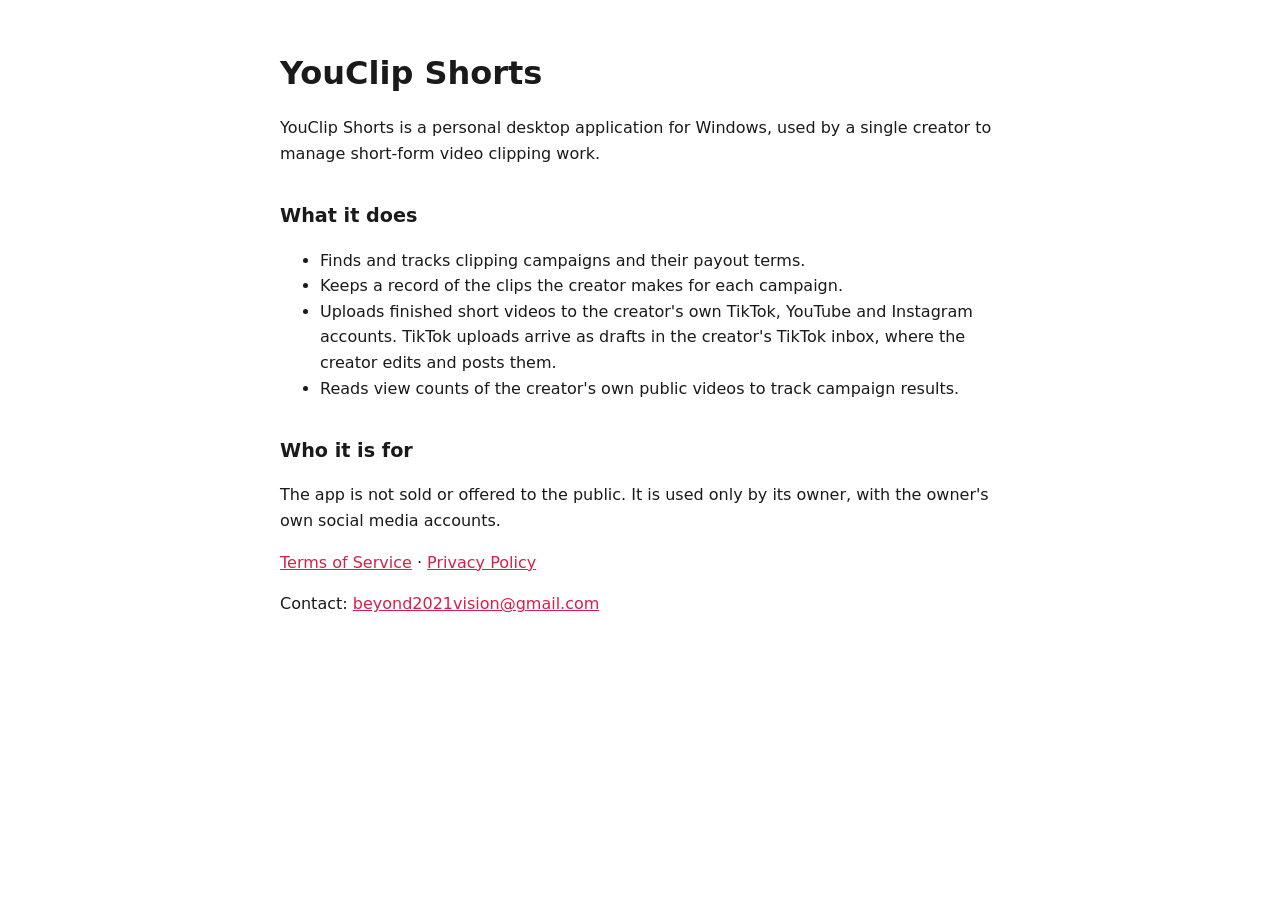
<file: index.html>
<!doctype html>
<html lang="en">
<head>
<meta charset="utf-8">
<meta name="viewport" content="width=device-width, initial-scale=1">
<title>YouClip Shorts</title>
<link rel="stylesheet" href="style.css">
</head>
<body>
<main>
<h1>YouClip Shorts</h1>
<p>YouClip Shorts is a personal desktop application for Windows, used by a single creator to manage short-form video clipping work.</p>
<h2>What it does</h2>
<ul>
  <li>Finds and tracks clipping campaigns and their payout terms.</li>
  <li>Keeps a record of the clips the creator makes for each campaign.</li>
  <li>Uploads finished short videos to the creator's own TikTok, YouTube and Instagram accounts. TikTok uploads arrive as drafts in the creator's TikTok inbox, where the creator edits and posts them.</li>
  <li>Reads view counts of the creator's own public videos to track campaign results.</li>
</ul>
<h2>Who it is for</h2>
<p>The app is not sold or offered to the public. It is used only by its owner, with the owner's own social media accounts.</p>
<p><a href="terms.html">Terms of Service</a> · <a href="privacy.html">Privacy Policy</a></p>
<p>Contact: <a href="mailto:beyond2021vision@gmail.com">beyond2021vision@gmail.com</a></p>
</main>
</body>
</html>
</file>
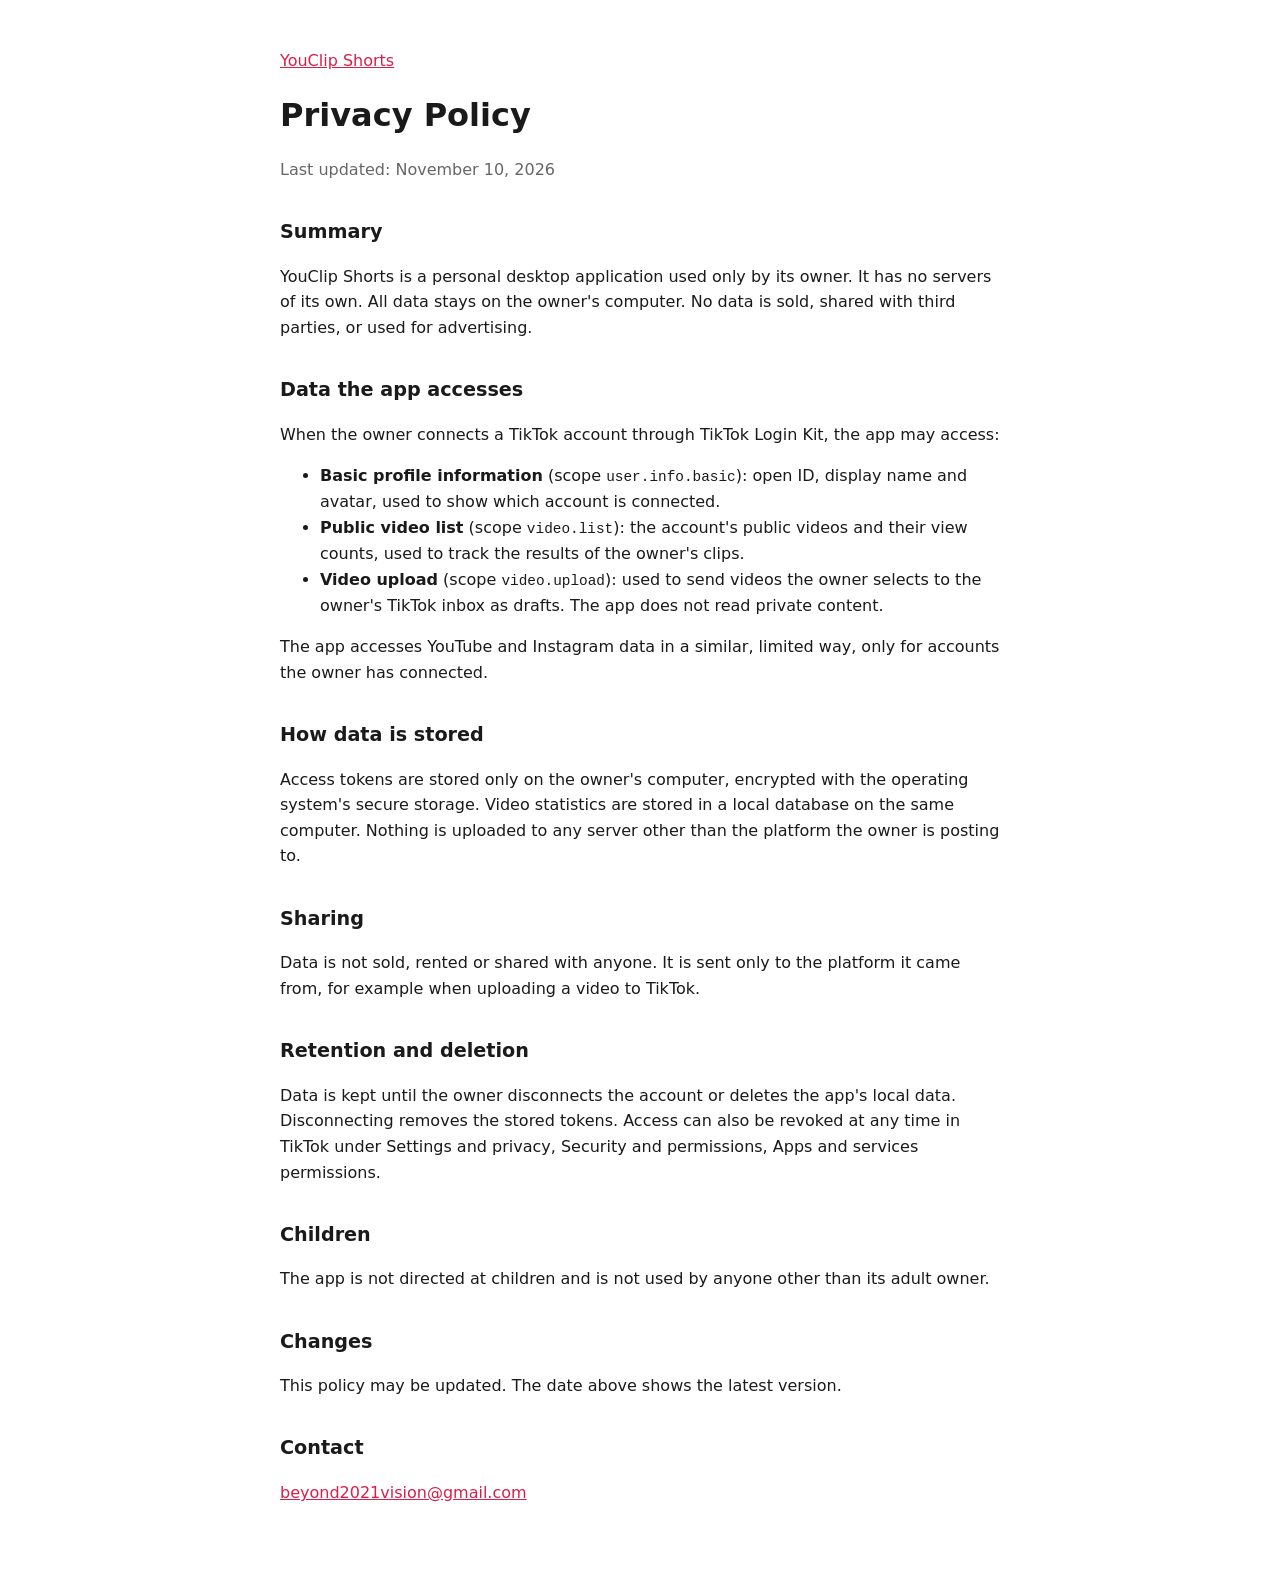
<file: privacy.html>
<!doctype html>
<html lang="en">
<head>
<meta charset="utf-8">
<meta name="viewport" content="width=device-width, initial-scale=1">
<title>Privacy Policy</title>
<link rel="stylesheet" href="style.css">
</head>
<body>
<main>
<p><a href="index.html">YouClip Shorts</a></p>
<h1>Privacy Policy</h1>
<p class="muted">Last updated: November 10, 2026</p>

<h2>Summary</h2>
<p>YouClip Shorts is a personal desktop application used only by its owner. It has no servers of its own. All data stays on the owner's computer. No data is sold, shared with third parties, or used for advertising.</p>

<h2>Data the app accesses</h2>
<p>When the owner connects a TikTok account through TikTok Login Kit, the app may access:</p>
<ul>
  <li><strong>Basic profile information</strong> (scope <code>user.info.basic</code>): open ID, display name and avatar, used to show which account is connected.</li>
  <li><strong>Public video list</strong> (scope <code>video.list</code>): the account's public videos and their view counts, used to track the results of the owner's clips.</li>
  <li><strong>Video upload</strong> (scope <code>video.upload</code>): used to send videos the owner selects to the owner's TikTok inbox as drafts. The app does not read private content.</li>
</ul>
<p>The app accesses YouTube and Instagram data in a similar, limited way, only for accounts the owner has connected.</p>

<h2>How data is stored</h2>
<p>Access tokens are stored only on the owner's computer, encrypted with the operating system's secure storage. Video statistics are stored in a local database on the same computer. Nothing is uploaded to any server other than the platform the owner is posting to.</p>

<h2>Sharing</h2>
<p>Data is not sold, rented or shared with anyone. It is sent only to the platform it came from, for example when uploading a video to TikTok.</p>

<h2>Retention and deletion</h2>
<p>Data is kept until the owner disconnects the account or deletes the app's local data. Disconnecting removes the stored tokens. Access can also be revoked at any time in TikTok under Settings and privacy, Security and permissions, Apps and services permissions.</p>

<h2>Children</h2>
<p>The app is not directed at children and is not used by anyone other than its adult owner.</p>

<h2>Changes</h2>
<p>This policy may be updated. The date above shows the latest version.</p>

<h2>Contact</h2>
<p><a href="mailto:beyond2021vision@gmail.com">beyond2021vision@gmail.com</a></p>
</main>
</body>
</html>
</file>
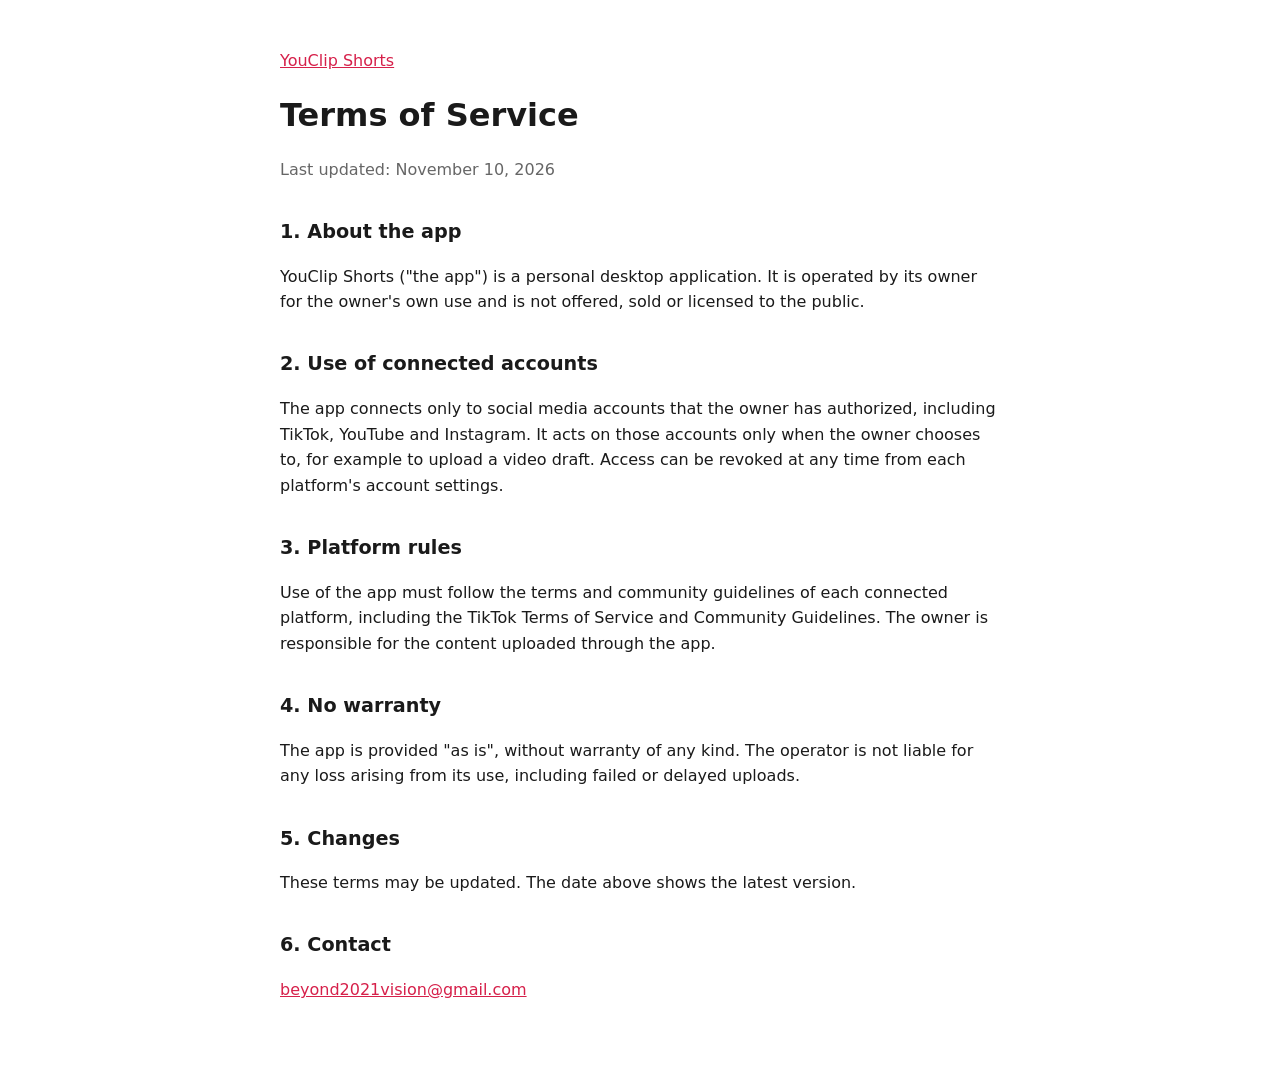
<file: terms.html>
<!doctype html>
<html lang="en">
<head>
<meta charset="utf-8">
<meta name="viewport" content="width=device-width, initial-scale=1">
<title>Terms of Service</title>
<link rel="stylesheet" href="style.css">
</head>
<body>
<main>
<p><a href="index.html">YouClip Shorts</a></p>
<h1>Terms of Service</h1>
<p class="muted">Last updated: November 10, 2026</p>

<h2>1. About the app</h2>
<p>YouClip Shorts ("the app") is a personal desktop application. It is operated by its owner for the owner's own use and is not offered, sold or licensed to the public.</p>

<h2>2. Use of connected accounts</h2>
<p>The app connects only to social media accounts that the owner has authorized, including TikTok, YouTube and Instagram. It acts on those accounts only when the owner chooses to, for example to upload a video draft. Access can be revoked at any time from each platform's account settings.</p>

<h2>3. Platform rules</h2>
<p>Use of the app must follow the terms and community guidelines of each connected platform, including the TikTok Terms of Service and Community Guidelines. The owner is responsible for the content uploaded through the app.</p>

<h2>4. No warranty</h2>
<p>The app is provided "as is", without warranty of any kind. The operator is not liable for any loss arising from its use, including failed or delayed uploads.</p>

<h2>5. Changes</h2>
<p>These terms may be updated. The date above shows the latest version.</p>

<h2>6. Contact</h2>
<p><a href="mailto:beyond2021vision@gmail.com">beyond2021vision@gmail.com</a></p>
</main>
</body>
</html>
</file>
<file: style.css>
:root { --bg: #ffffff; --fg: #1a1a1a; --muted: #666666; --link: #d6204a; }
@media (prefers-color-scheme: dark) {
  :root { --bg: #121212; --fg: #eeeeee; --muted: #9a9a9a; --link: #ff5c7c; }
}
body { margin: 0; background: var(--bg); color: var(--fg); font: 16px/1.6 system-ui, -apple-system, "Segoe UI", sans-serif; }
main { max-width: 720px; margin: 0 auto; padding: 32px 16px 64px; }
h1 { font-size: 2rem; margin: 0.5em 0; }
h2 { font-size: 1.2rem; margin-top: 1.8em; }
a { color: var(--link); }
.muted { color: var(--muted); }
code { font-size: 0.9em; }
</file>
